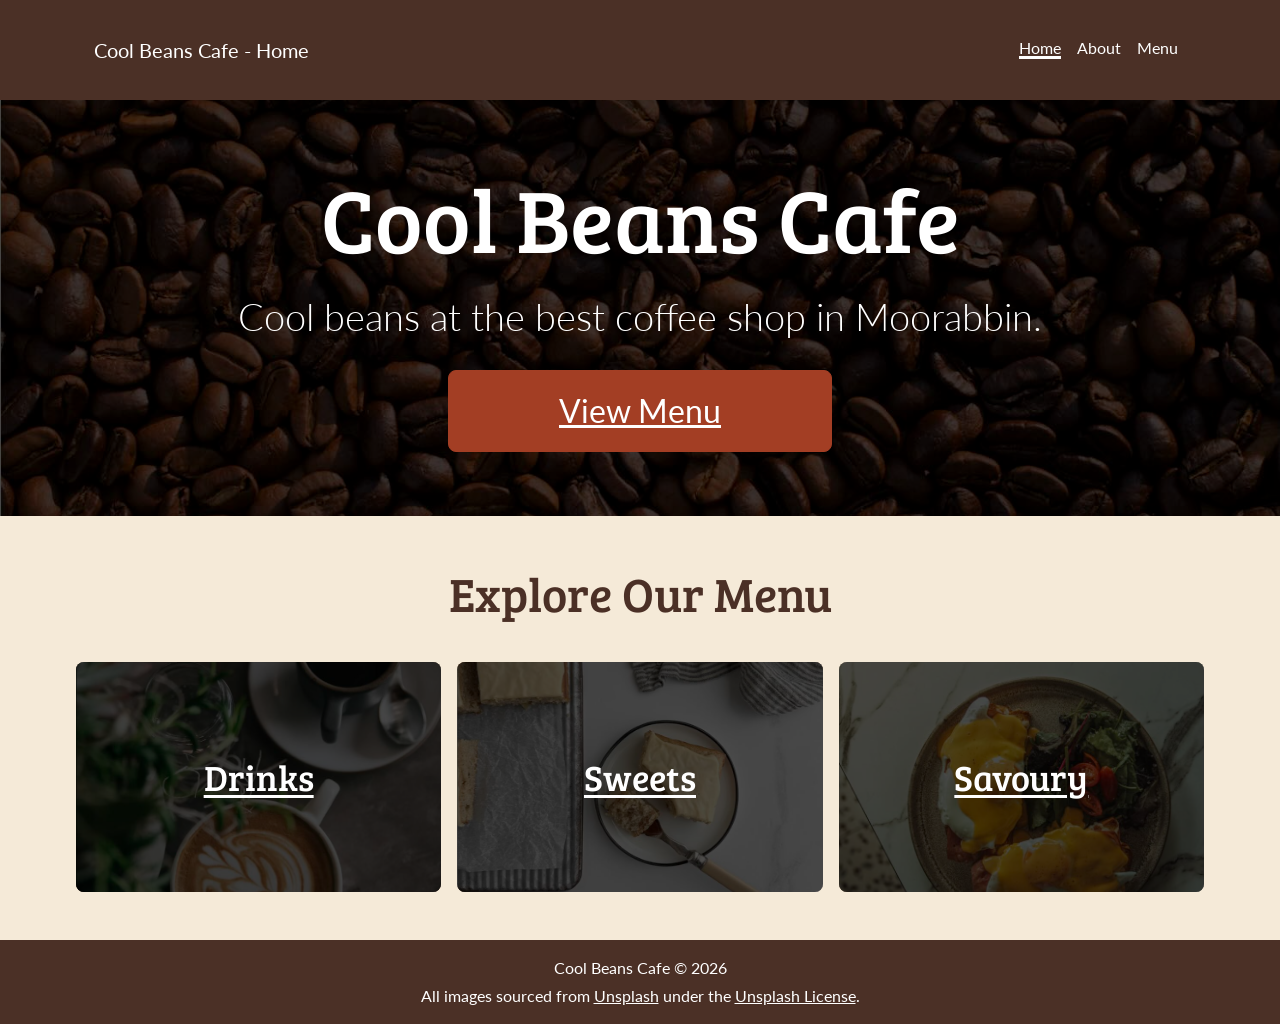
<file: index.html>
<!DOCTYPE html>
<html lang="en">
    <head>

        <!-- Google Analytics tracking-->
        <script async src="https://www.googletagmanager.com/gtag/js?id=G-RMXF1HLDZ6"></script>
        <script>
        window.dataLayer = window.dataLayer || [];
        function gtag(){dataLayer.push(arguments);}
        gtag('js', new Date());

        gtag('config', 'G-RMXF1HLDZ6');
        </script>

        <!-- ===== PAGE SETTINGS ===== -->
        <meta charset="UTF-8" />
        <meta name="viewport" content="width=device-width, initial-scale=1.0" />
        <title>Cool Beans Cafe | Home</title>

        <!-- Bootstrap CSS imports. -->
        <link href="https://cdn.jsdelivr.net/npm/bootstrap@5.2.3/dist/css/bootstrap.min.css" rel="stylesheet" integrity="sha384-rbsA2VBKQhggwzxH7pPCaAqO46MgnOM80zW1RWuH61DGLwZJEdK2Kadq2F9CUG65" crossorigin="anonymous">

        <!-- Custom CSS loads after Bootstrap to apply the cafe colours and layout overrides. -->
        <link rel="stylesheet" href="styles/style.css">

        <!-- Meta tag for Google Search Console verification. -->
        <meta name="google-site-verification" content="ehQJoaXM3ZBO3QD-KTn4LuXs6KV-dtLK_jm0zSMhObw" />

    </head>
    <body>

        <!-- ===== HEADER AND NAVIGATION ===== -->
        <header>
            <!-- Bootstrap navbar-expand-md shows expanded links from 768px; navbar-dark styles navigation for a dark background. -->
            <nav class="navbar navbar-expand-md navbar-dark">
                <!-- Bootstrap container centres the content. -->
                <div class="container">
                    <!-- navbar-brand styles the cafe name and home link on the left. -->
                    <a class="navbar-brand" href="index.html">Cool Beans Cafe - Home</a>

                    <!-- navbar-toggler displays the hamburger button; data-bs-target connects it to the collapsible menu below. -->
                    <button class="navbar-toggler" type="button" data-bs-toggle="collapse" data-bs-target="#mainNav" aria-controls="mainNav" aria-expanded="false" aria-label="Toggle navigation">
                        <span class="navbar-toggler-icon"></span>
                    </button>

                    <!-- Bootstrap collapse hides these links on mobile until the toggler opens them. -->
                    <div class="collapse navbar-collapse" id="mainNav">
                        <!-- navbar-nav styles the link list; ms-auto pushes it to the right in the expanded navigation. -->
                        <ul class="navbar-nav ms-auto">
                            <!-- nav-item and nav-link style each navigation entry; active marks the current page. -->
                            <li class="nav-item"><a class="nav-link active" href="index.html">Home</a></li>
                            <li class="nav-item"><a class="nav-link" href="about.html">About</a></li>
                            <li class="nav-item"><a class="nav-link" href="menu.html">Menu</a></li>
                        </ul>
                    </div>

                </div>
            </nav>
        </header>

        <!-- ===== MAIN PAGE CONTENT ===== -->
        <main>

            <!-- ===== HERO: custom CSS positions the image and overlay ===== -->
            <section class="home-hero text-center" aria-labelledby="welcome-heading">
                <img class="home-background-image" src="images/coffeebeans.jpg" alt="" />
                <!-- Bootstrap container centres the content -->
                <div class="container">
                    <h1 id="welcome-heading">Cool Beans Cafe</h1>
                    <!-- Bootstrap lead makes the introductory text larger. -->
                    <p class="lead">Cool beans at the best coffee shop in Moorabbin.</p>
                    <!-- btn, btn-primary and btn-lg provide a large button; custom CSS applies the branding colour. -->
                    <a class="btn btn-primary btn-lg home-menu-button" href="menu.html">View Menu</a>
                </div>
            </section>

            <!-- ===== MENU CARDS: container centres the section; card-grid uses custom CSS media queries - rather than the Bootstrap grid ===== -->
            <section class="container content-section home-menu-section" aria-labelledby="explore-heading">
                <h2 id="explore-heading" class="text-center home-section-heading">Explore Our Menu</h2>
                <div class="card-grid">
                    <!-- Drinks card -->
                    <a class="home-menu-card" href="menu.html#drinks-heading" aria-labelledby="drinks-card-title">
                        <img class="home-background-image" src="images/drink.jpg" alt="A latte with leaf-shaped foam art beside a black coffee." loading="lazy" />
                        <div>
                            <h3 id="drinks-card-title">Drinks</h3>
                        </div>
                    </a>
                    <!-- Sweets card -->
                    <a class="home-menu-card" href="menu.html#sweets-heading" aria-labelledby="sweets-card-title">
                        <img class="home-background-image" src="images/sweet.jpg" alt="Iced cake slices on a baking tray and a small plate." loading="lazy" />
                        <div>
                            <h3 id="sweets-card-title">Sweets</h3>
                        </div>
                    </a>
                    <!-- Savoury card -->
                    <a class="home-menu-card" href="menu.html#savoury-heading" aria-labelledby="savoury-card-title">
                        <img class="home-background-image" src="images/savoury.jpg" alt="Eggs Benedict topped with hollandaise, served with a side salad." loading="lazy" />
                        <div>
                            <h3 id="savoury-card-title">Savoury</h3>
                        </div>
                    </a>
                </div>
            </section>

        </main>

        <!-- ===== FOOTER ===== -->
         <!-- py-3 adds vertical padding -->
        <footer class="py-3 text-center">
            <div class="container">
                <!-- mb-1 adds a small bottom margin; mb-0 removes the bottom margin from the final paragraph. -->
                <p class="mb-1">Cool Beans Cafe &copy; 2026</p>
                <p class="mb-0">All images sourced from <a href="https://unsplash.com/">Unsplash</a> under the <a href="https://unsplash.com/license">Unsplash License</a>.</p>
            </div>
        </footer>

        <!-- Bootstrap JavaScript bundle enables the hamburger menu collapse behaviour. -->
        <script src="https://cdn.jsdelivr.net/npm/bootstrap@5.2.3/dist/js/bootstrap.bundle.min.js" integrity="sha384-kenU1KFdBIe4zVF0s0G1M5b4hcpxyD9F7jL+jjXkk+Q2h455rYXK/7HAuoJl+0I4" crossorigin="anonymous"></script>

    </body>
</html>
</file>
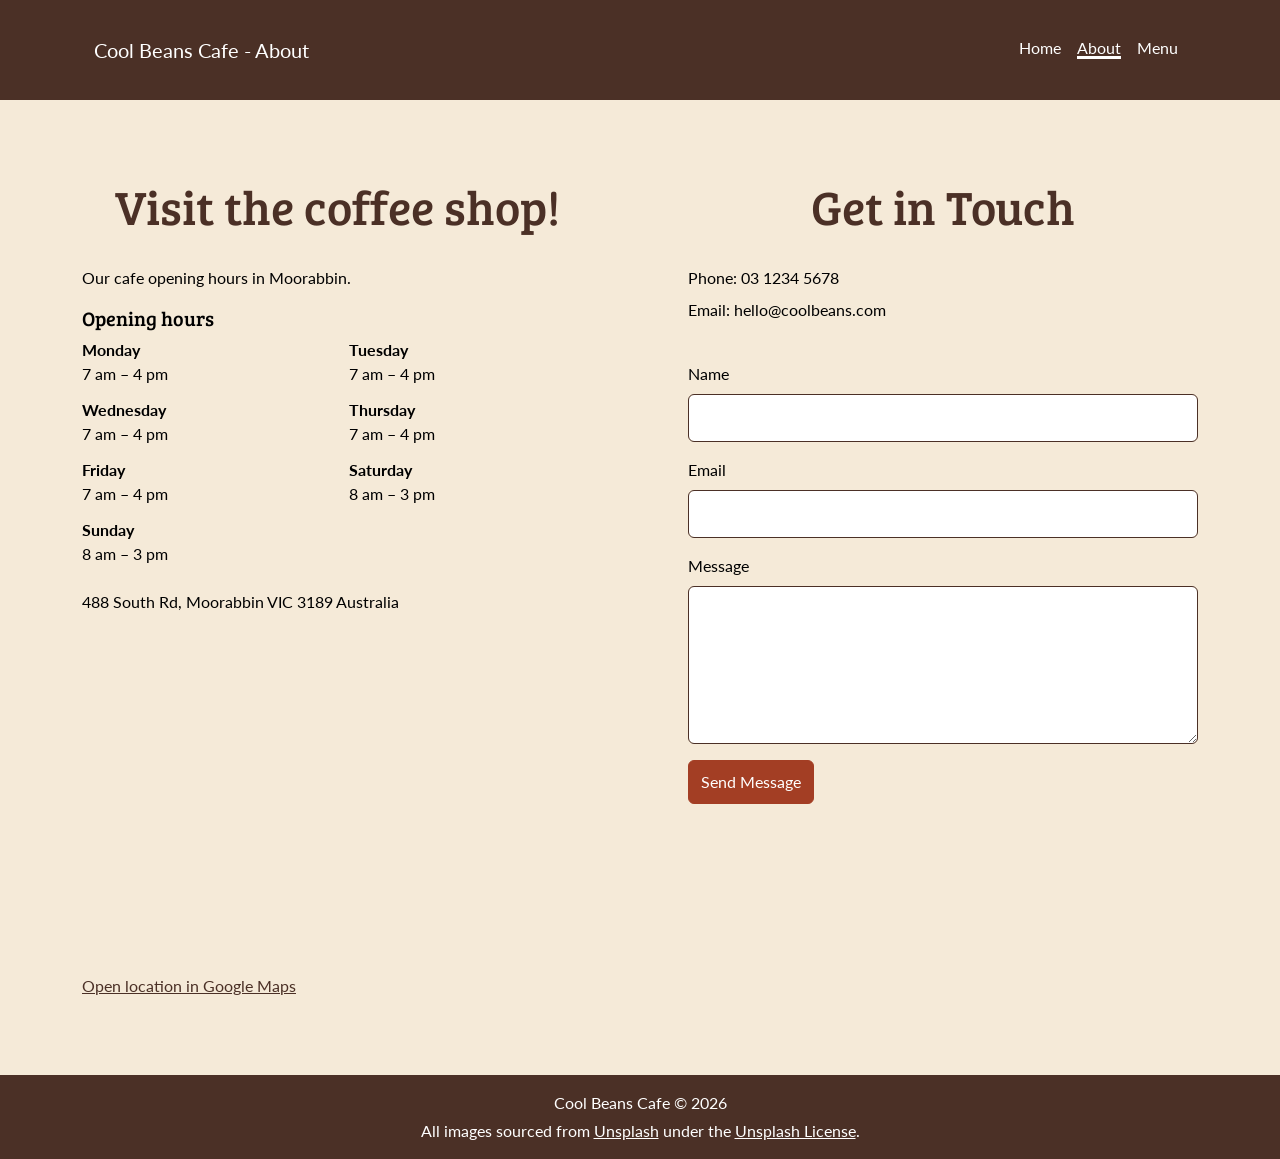
<file: about.html>
<!DOCTYPE html>
<html lang="en">
    <head>
        <!-- Google Analytics tracking-->
        <script async src="https://www.googletagmanager.com/gtag/js?id=G-RMXF1HLDZ6"></script>
        <script>
        window.dataLayer = window.dataLayer || [];
        function gtag(){dataLayer.push(arguments);}
        gtag('js', new Date());

        gtag('config', 'G-RMXF1HLDZ6');
        </script>

        <!-- ===== PAGE SETTINGS ===== -->
        <meta charset="UTF-8" />
        <meta name="viewport" content="width=device-width, initial-scale=1.0" />
        <title>Cool Beans Cafe | About</title>

        <!-- Bootstrap CSS supplies the responsive grid, navigation, buttons and utility classes. -->
        <link href="https://cdn.jsdelivr.net/npm/bootstrap@5.2.3/dist/css/bootstrap.min.css" rel="stylesheet" integrity="sha384-rbsA2VBKQhggwzxH7pPCaAqO46MgnOM80zW1RWuH61DGLwZJEdK2Kadq2F9CUG65" crossorigin="anonymous">

        <!-- Custom CSS loads after Bootstrap to apply the cafe colours and layout overrides. -->
        <link rel="stylesheet" href="styles/style.css">

    </head>
    <body>

        <!-- ===== HEADER AND NAVIGATION ===== -->
        <header>
            <!-- Bootstrap navbar-expand-md shows expanded links from 768px; navbar-dark styles navigation for a dark background. -->
            <nav class="navbar navbar-expand-md navbar-dark">
                <!-- Bootstrap container centres the content. -->
                <div class="container">
                    <!-- navbar-brand styles the cafe name and home link on the left. -->
                    <a class="navbar-brand" href="index.html">Cool Beans Cafe - About</a>

                    <!-- navbar-toggler displays the hamburger button; data-bs-target connects it to the collapsible menu below. -->
                    <button class="navbar-toggler" type="button" data-bs-toggle="collapse" data-bs-target="#mainNav" aria-controls="mainNav" aria-expanded="false" aria-label="Toggle navigation">
                        <span class="navbar-toggler-icon"></span>
                    </button>

                    <!-- Bootstrap collapse hides these links on mobile until the toggler opens them. -->
                    <div class="collapse navbar-collapse" id="mainNav">
                        <!-- navbar-nav styles the link list; ms-auto pushes it to the right in the expanded navigation. -->
                        <ul class="navbar-nav ms-auto">
                            <!-- nav-item and nav-link style each navigation entry; active marks the current page. -->
                            <li class="nav-item"><a class="nav-link" href="index.html">Home</a></li>
                            <li class="nav-item"><a class="nav-link active" href="about.html">About</a></li>
                            <li class="nav-item"><a class="nav-link" href="menu.html">Menu</a></li>
                        </ul>
                    </div>

                </div>
            </nav>
        </header>

        <!-- ===== MAIN PAGE CONTENT ===== -->
        <main class="container content-section about-page">
            <!-- visually-hidden keeps the main heading available to screen readers without displaying it. -->
            <h1 class="visually-hidden">About Cool Beans Cafe</h1>
            <!-- Bootstrap row groups columns; g-5 supplies gutters. -->
            <div class="row g-5 about-columns">
                <!-- ===== LOCATION AND OPENING HOURS ===== -->
                 <!-- col-12 stacks elements on small screens; col-lg-6 gives each half the row from 992px. -->
                <section class="col-12 col-lg-6" aria-labelledby="visit-heading">
                    <h2 id="visit-heading" class="about-heading text-center">Visit the coffee shop!</h2>
                    <p>Our cafe opening hours in Moorabbin.</p>
                    <!-- Bootstrap h5 gives this semantic h3 a smaller heading size. -->
                    <h3 class="h5">Opening hours</h3>
                    <!-- Semantic description list pairs each day with its hours; opening-hours is a custom CSS grid. -->
                    <dl class="opening-hours">
                        <div><dt>Monday</dt><dd>7 am – 4 pm</dd></div>
                        <div><dt>Tuesday</dt><dd>7 am – 4 pm</dd></div>
                        <div><dt>Wednesday</dt><dd>7 am – 4 pm</dd></div>
                        <div><dt>Thursday</dt><dd>7 am – 4 pm</dd></div>
                        <div><dt>Friday</dt><dd>7 am – 4 pm</dd></div>
                        <div><dt>Saturday</dt><dd>8 am – 3 pm</dd></div>
                        <div><dt>Sunday</dt><dd>8 am – 3 pm</dd></div>
                    </dl>
                    <!-- ===== ADDRESS AND MAP ===== -->
                    <address>488 South Rd, Moorabbin VIC 3189 Australia</address>
                    <iframe class="location-map"
                        title="Google Map showing Cool Beans Cafe at 488 South Rd, Moorabbin VIC 3189 Australia"
                        src="https://www.google.com/maps?q=488+South+Rd,+Moorabbin+VIC+3189+Australia&amp;output=embed"
                        loading="lazy" referrerpolicy="no-referrer-when-downgrade" allowfullscreen></iframe>
                    <!-- mt-2 adds space above the map link; mb-0 removes its bottom margin. -->
                    <p class="mt-2 mb-0"><a href="https://www.google.com/maps/search/?api=1&amp;query=488+South+Rd,+Moorabbin+VIC+3189+Australia">Open location in Google Maps</a></p>
                </section>

                <!-- ===== CONTACT DETAILS ===== -->
                <section class="col-12 col-lg-6" aria-labelledby="contact-heading">
                    <h2 id="contact-heading" class="about-heading text-center">Get in Touch</h2>
                    <div class="contact-details">
                        <p class="mb-2">Phone: 03 1234 5678</p>
                        <p class="mb-2">Email: hello@coolbeans.com</p>
                    </div>
                    <!-- ===== CONTACT FORM: GET opens the demonstration response page after native HTML validation :D ===== -->
                    <form action="fakeFormResponse.html" method="get">
                        <!-- mb-3 separates form fields; form-label and form-control provide Bootstrap label and input styling. -->
                        <div class="mb-3">
                            <label class="form-label" for="contact-name">Name</label>
                            <input class="form-control" id="contact-name" name="name" type="text" autocomplete="name" required>
                        </div>
                        <div class="mb-3">
                            <label class="form-label" for="contact-email">Email</label>
                            <input class="form-control" id="contact-email" name="email" type="email" autocomplete="email" required>
                        </div>
                        <div class="mb-3">
                            <label class="form-label" for="contact-message">Message</label>
                            <textarea class="form-control" id="contact-message" name="message" rows="6" required></textarea>
                        </div>
                        <!-- Bootstrap btn and btn-primary style the submit button. -->
                        <button class="btn btn-primary" type="submit">Send Message</button>
                    </form>
                </section>
            </div>
        </main>

        <!-- ===== FOOTER ===== -->
        <footer class="py-3 text-center">
            <div class="container">
                <!-- mb-1 adds a small bottom margin; mb-0 removes the bottom margin from the final paragraph. -->
                <p class="mb-1">Cool Beans Cafe &copy; 2026</p>
                <p class="mb-0">All images sourced from <a href="https://unsplash.com/">Unsplash</a> under the <a href="https://unsplash.com/license">Unsplash License</a>.</p>
            </div>
        </footer>

        <!-- Bootstrap JavaScript bundle enables the hamburger menu collapse behaviour. -->
        <script src="https://cdn.jsdelivr.net/npm/bootstrap@5.2.3/dist/js/bootstrap.bundle.min.js" integrity="sha384-kenU1KFdBIe4zVF0s0G1M5b4hcpxyD9F7jL+jjXkk+Q2h455rYXK/7HAuoJl+0I4" crossorigin="anonymous"></script>

    </body>
</html>
</file>
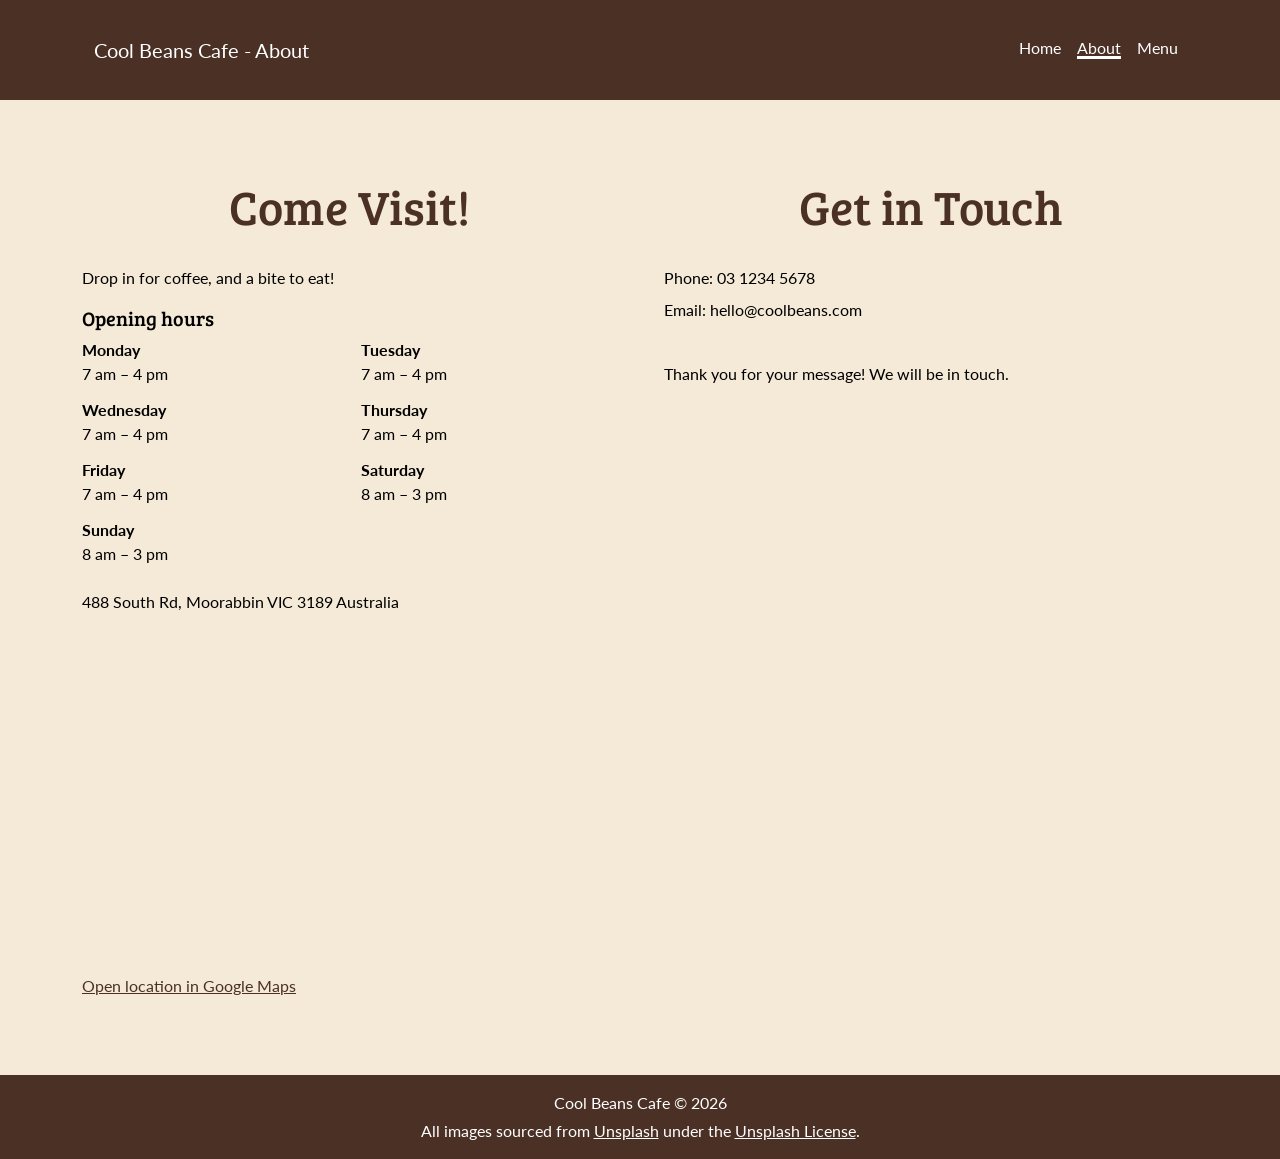
<file: fakeFormResponse.html>
<!DOCTYPE html>
<html lang="en">
    <head>
        <!-- Google Analytics tracking-->
        <script async src="https://www.googletagmanager.com/gtag/js?id=G-RMXF1HLDZ6"></script>
        <script>
        window.dataLayer = window.dataLayer || [];
        function gtag(){dataLayer.push(arguments);}
        gtag('js', new Date());

        gtag('config', 'G-RMXF1HLDZ6');
        </script>

        <!-- ===== PAGE SETTINGS ===== -->
        <meta charset="UTF-8" />
        <meta name="viewport" content="width=device-width, initial-scale=1.0" />
        <title>Cool Beans Cafe | About</title>

        <!-- Bootstrap CSS supplies the responsive grid, navigation, buttons and utility classes. -->
        <link href="https://cdn.jsdelivr.net/npm/bootstrap@5.2.3/dist/css/bootstrap.min.css" rel="stylesheet" integrity="sha384-rbsA2VBKQhggwzxH7pPCaAqO46MgnOM80zW1RWuH61DGLwZJEdK2Kadq2F9CUG65" crossorigin="anonymous">

        <!-- Custom CSS loads after Bootstrap to apply the cafe colours and layout overrides. -->
        <link rel="stylesheet" href="styles/style.css">

    </head>
    <body>

        <!-- ===== HEADER AND NAVIGATION ===== -->
        <header>
            <!-- Bootstrap navbar-expand-md shows expanded links from 768px; navbar-dark styles navigation for a dark background. -->
            <nav class="navbar navbar-expand-md navbar-dark">
                <!-- Bootstrap container centres the content. -->
                <div class="container">
                    <!-- navbar-brand styles the cafe name and home link on the left. -->
                    <a class="navbar-brand" href="index.html">Cool Beans Cafe - About</a>

                    <!-- navbar-toggler displays the hamburger button; data-bs-target connects it to the collapsible menu below. -->
                    <button class="navbar-toggler" type="button" data-bs-toggle="collapse" data-bs-target="#mainNav" aria-controls="mainNav" aria-expanded="false" aria-label="Toggle navigation">
                        <span class="navbar-toggler-icon"></span>
                    </button>

                    <!-- Bootstrap collapse hides these links on mobile until the toggler opens them. -->
                    <div class="collapse navbar-collapse" id="mainNav">
                        <!-- navbar-nav styles the link list; ms-auto pushes it to the right in the expanded navigation. -->
                        <ul class="navbar-nav ms-auto">
                            <!-- nav-item and nav-link style each navigation entry; active marks the current page. -->
                            <li class="nav-item"><a class="nav-link" href="index.html">Home</a></li>
                            <li class="nav-item"><a class="nav-link active" href="about.html">About</a></li>
                            <li class="nav-item"><a class="nav-link" href="menu.html">Menu</a></li>
                        </ul>
                    </div>

                </div>
            </nav>
        </header>

        <!-- ===== MAIN PAGE CONTENT ===== -->
        <main class="container content-section about-page">
            <!-- visually-hidden keeps the main heading available to screen readers without displaying it. -->
            <h1 class="visually-hidden">About Cool Beans Cafe</h1>
            <!-- Bootstrap row groups columns; g-5 supplies gutters. -->
            <div class="row g-5">
                <!-- ===== LOCATION AND OPENING HOURS ===== -->
                <!-- col-12 stacks elements on small screens; col-lg-6 gives each half the row from 992px. -->
                <section class="col-12 col-lg-6" aria-labelledby="visit-heading">
                    <h2 id="visit-heading" class="about-heading text-center">Come Visit!</h2>
                    <p>Drop in for coffee, and a bite to eat!</p>
                    <!-- Bootstrap h5 gives this semantic h3 a smaller heading size. -->
                    <h3 class="h5">Opening hours</h3>
                    <!-- Semantic description list pairs each day with its hours; opening-hours is a custom CSS grid. -->
                    <dl class="opening-hours">
                        <div><dt>Monday</dt><dd>7 am – 4 pm</dd></div>
                        <div><dt>Tuesday</dt><dd>7 am – 4 pm</dd></div>
                        <div><dt>Wednesday</dt><dd>7 am – 4 pm</dd></div>
                        <div><dt>Thursday</dt><dd>7 am – 4 pm</dd></div>
                        <div><dt>Friday</dt><dd>7 am – 4 pm</dd></div>
                        <div><dt>Saturday</dt><dd>8 am – 3 pm</dd></div>
                        <div><dt>Sunday</dt><dd>8 am – 3 pm</dd></div>
                    </dl>
                    <!-- ===== ADDRESS AND MAP ===== -->
                    <address>488 South Rd, Moorabbin VIC 3189 Australia</address>
                    <iframe class="location-map"
                        title="Google Map showing Cool Beans Cafe at 488 South Rd, Moorabbin VIC 3189 Australia"
                        src="https://www.google.com/maps?q=488+South+Rd,+Moorabbin+VIC+3189+Australia&amp;output=embed"
                        loading="lazy" referrerpolicy="no-referrer-when-downgrade" allowfullscreen></iframe>
                    <!-- mt-2 adds space above the map link; mb-0 removes its bottom margin. -->
                    <p class="mt-2 mb-0"><a href="https://www.google.com/maps/search/?api=1&amp;query=488+South+Rd,+Moorabbin+VIC+3189+Australia">Open location in Google Maps</a></p>
                </section>

                <!-- ===== CONTACT DETAILS ===== -->
                <section class="col-12 col-lg-6" aria-labelledby="contact-heading">
                    <h2 id="contact-heading" class="about-heading text-center">Get in Touch</h2>
                    <div class="contact-details">
                        <p class="mb-2">Phone: 03 1234 5678</p>
                        <p class="mb-2">Email: hello@coolbeans.com</p>
                    </div>
                    <!-- ===== FORM RESPONSE: mb-2 adds bottom spacing below the demonstration confirmation ===== -->
                    <p class="mb-2">Thank you for your message! We will be in touch.</p>
                </section>
            </div>
        </main>

        <!-- ===== FOOTER ===== -->
        <footer class="py-3 text-center">
            <div class="container">
                <!-- mb-1 adds a small bottom margin; mb-0 removes the bottom margin from the final paragraph. -->
                <p class="mb-1">Cool Beans Cafe &copy; 2026</p>
                <p class="mb-0">All images sourced from <a href="https://unsplash.com/">Unsplash</a> under the <a href="https://unsplash.com/license">Unsplash License</a>.</p>
            </div>
        </footer>

        <!-- Bootstrap JavaScript bundle enables the hamburger menu collapse behaviour. -->
        <script src="https://cdn.jsdelivr.net/npm/bootstrap@5.2.3/dist/js/bootstrap.bundle.min.js" integrity="sha384-kenU1KFdBIe4zVF0s0G1M5b4hcpxyD9F7jL+jjXkk+Q2h455rYXK/7HAuoJl+0I4" crossorigin="anonymous"></script>

    </body>
</html>
</file>
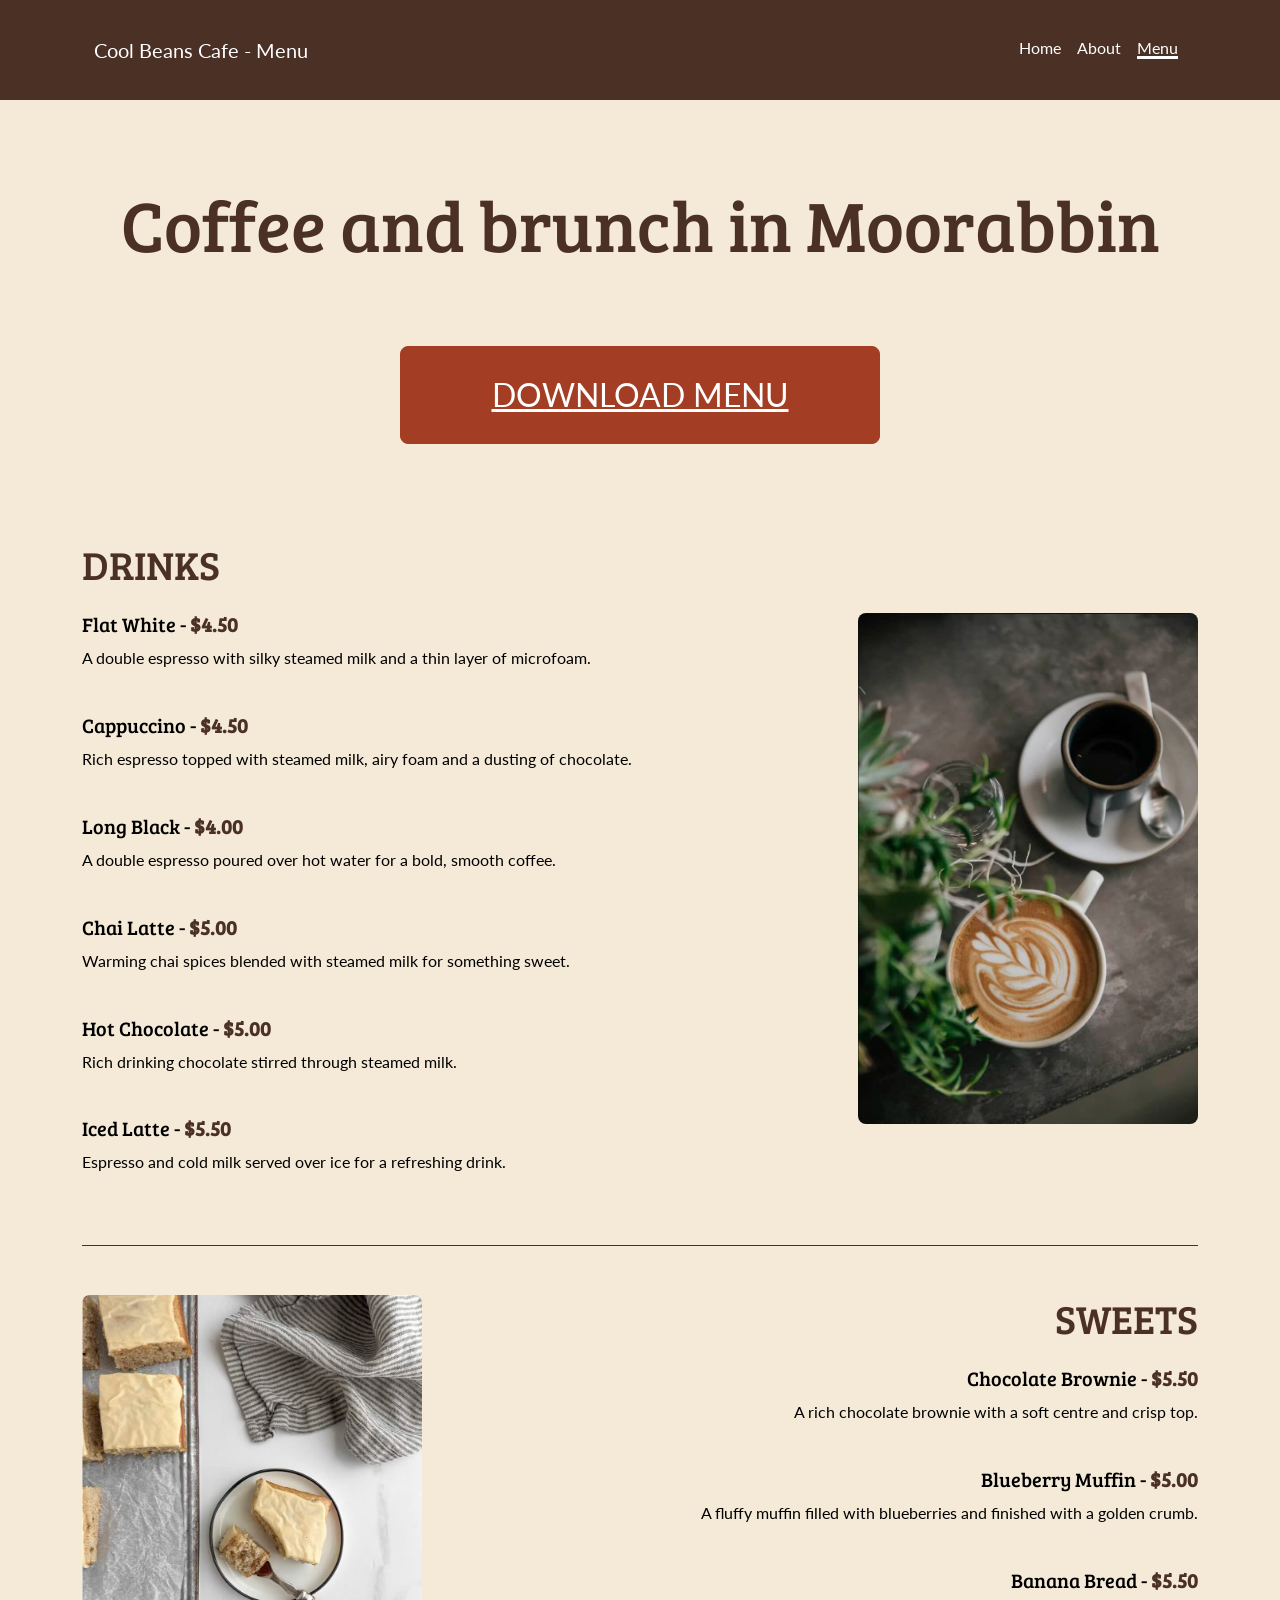
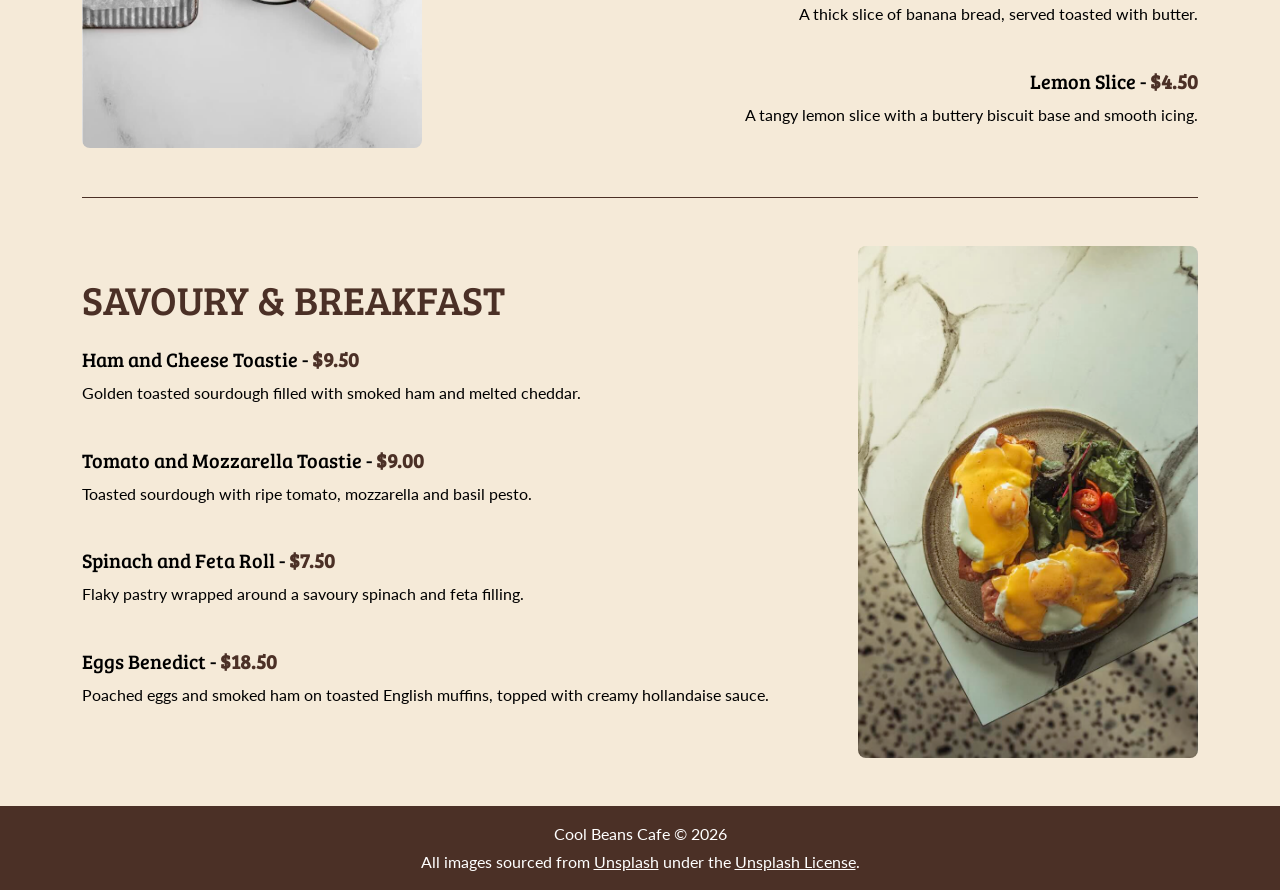
<file: menu.html>
<!DOCTYPE html>
<html lang="en">
    <head>
        <!-- Google Analytics tracking-->
        <script async src="https://www.googletagmanager.com/gtag/js?id=G-RMXF1HLDZ6"></script>
        <script>
        window.dataLayer = window.dataLayer || [];
        function gtag(){dataLayer.push(arguments);}
        gtag('js', new Date());

        gtag('config', 'G-RMXF1HLDZ6');
        </script>

        <!-- ===== PAGE SETTINGS ===== -->
        <meta charset="UTF-8" />
        <meta name="viewport" content="width=device-width, initial-scale=1.0" />
        <title>Cool Beans Cafe | Menu</title>

        <!-- Bootstrap CSS imports. -->
        <link href="https://cdn.jsdelivr.net/npm/bootstrap@5.2.3/dist/css/bootstrap.min.css" rel="stylesheet" integrity="sha384-rbsA2VBKQhggwzxH7pPCaAqO46MgnOM80zW1RWuH61DGLwZJEdK2Kadq2F9CUG65" crossorigin="anonymous">

        <!-- Custom CSS loads after Bootstrap to apply the cafe colours and layout overrides. -->
        <link rel="stylesheet" href="styles/style.css">

    </head>
    <body>

        <!-- ===== HEADER AND NAVIGATION ===== -->
        <header>
            <!-- Bootstrap navbar-expand-md shows expanded links from 768px; navbar-dark styles navigation for a dark background. -->
            <nav class="navbar navbar-expand-md navbar-dark">
                <!-- Bootstrap container centres the content. -->
                <div class="container">
                    <!-- navbar-brand styles the cafe name and home link on the left. -->
                    <a class="navbar-brand" href="index.html">Cool Beans Cafe - Menu</a>

                    <!-- navbar-toggler displays the hamburger button; data-bs-target connects it to the collapsible menu below. -->
                    <button class="navbar-toggler" type="button" data-bs-toggle="collapse" data-bs-target="#mainNav" aria-controls="mainNav" aria-expanded="false" aria-label="Toggle navigation">
                        <span class="navbar-toggler-icon"></span>
                    </button>

                    <!-- Bootstrap collapse hides these links on mobile until the toggler opens them. -->
                    <div class="collapse navbar-collapse" id="mainNav">
                        <!-- navbar-nav styles the link list; ms-auto pushes it to the right in the expanded navigation. -->
                        <ul class="navbar-nav ms-auto">
                            <!-- nav-item and nav-link style each navigation entry; active marks the current page. -->
                            <li class="nav-item"><a class="nav-link" href="index.html">Home</a></li>
                            <li class="nav-item"><a class="nav-link" href="about.html">About</a></li>
                            <li class="nav-item"><a class="nav-link active" href="menu.html">Menu</a></li>
                        </ul>
                    </div>

                </div>
            </nav>
        </header>

        <!-- ===== MAIN PAGE CONTENT ===== -->
        <main class="container content-section">

            <h1 class="menu-page-title text-center">Coffee and brunch in Moorabbin</h1>
            <!-- ===== DOWNLOAD MENU: btn, btn-primary and btn-lg style it as a large button ===== -->
            <div class="menu-download text-center">
                <a class="btn btn-primary btn-lg menu-download-link" href="downloads/cool-beans-menu.txt" download>Download Menu</a>
            </div>

            <!-- Bootstrap row and g-5 create a grid with gutters; align-items-center vertically centres the columns. -->
            <div class="row g-5 align-items-center">
                <!-- ===== DRINKS: col-12 uses full width on mobile; col-md-8 uses eight of twelve columns from 768px ===== -->
                <section class="col-12 col-md-8" aria-labelledby="drinks-heading">
                    <h2 id="drinks-heading" class="menu-heading mb-4">Drinks</h2>
                    <!-- list-unstyled removes bullets; mb-0 removes the list bottom margin. h5 sizes item headings and mb-0 removes description margins. -->
                    <ul class="list-unstyled mb-0">
                            <li class="menu-item">
                                <h3 class="h5">Flat White - <span class="menu-price">$4.50</span></h3>
                                <p class="mb-0">A double espresso with silky steamed milk and a thin layer of microfoam.</p>
                            </li>
                            <li class="menu-item">
                                <h3 class="h5">Cappuccino - <span class="menu-price">$4.50</span></h3>
                                <p class="mb-0">Rich espresso topped with steamed milk, airy foam and a dusting of chocolate.</p>
                            </li>
                            <li class="menu-item">
                                <h3 class="h5">Long Black - <span class="menu-price">$4.00</span></h3>
                                <p class="mb-0">A double espresso poured over hot water for a bold, smooth coffee.</p>
                            </li>
                            <li class="menu-item">
                                <h3 class="h5">Chai Latte - <span class="menu-price">$5.00</span></h3>
                                <p class="mb-0">Warming chai spices blended with steamed milk for something sweet.</p>
                            </li>
                            <li class="menu-item">
                                <h3 class="h5">Hot Chocolate - <span class="menu-price">$5.00</span></h3>
                                <p class="mb-0">Rich drinking chocolate stirred through steamed milk.</p>
                            </li>
                            <li class="menu-item">
                                <h3 class="h5">Iced Latte - <span class="menu-price">$5.50</span></h3>
                                <p class="mb-0">Espresso and cold milk served over ice for a refreshing drink.</p>
                            </li>
                    </ul>
                </section>
                <!-- Image column: full width on mobile, four of twelve columns from 768px. -->
                <div class="col-12 col-md-4">
                    <img class="menu-image" src="images/drink.jpg" alt="A latte with leaf-shaped foam art beside a black coffee." />
                </div>
            </div>

            <!-- Custom menu-divider styling separates the menu categories. -->
            <hr class="menu-divider">

            <!-- Bootstrap row and g-5 create a grid with gutters; align-items-center vertically centres the columns. -->
            <div class="row g-5 align-items-center">
                <!-- ===== SWEETS: order-md-2 moves the text to the right from 768px; text-end right-aligns its content ===== -->
                <section class="col-12 col-md-8 order-md-2 text-end" aria-labelledby="sweets-heading">
                    <h2 id="sweets-heading" class="menu-heading mb-4">Sweets</h2>
                    <!-- list-unstyled removes bullets; mb-0 removes the list bottom margin. h5 sizes item headings and mb-0 removes description margins. -->
                    <ul class="list-unstyled mb-0">
                        <li class="menu-item">
                            <h3 class="h5">Chocolate Brownie - <span class="menu-price">$5.50</span></h3>
                            <p class="mb-0">A rich chocolate brownie with a soft centre and crisp top.</p>
                        </li>
                        <li class="menu-item">
                            <h3 class="h5">Blueberry Muffin - <span class="menu-price">$5.00</span></h3>
                            <p class="mb-0">A fluffy muffin filled with blueberries and finished with a golden crumb.</p>
                        </li>
                        <li class="menu-item">
                            <h3 class="h5">Banana Bread - <span class="menu-price">$5.50</span></h3>
                            <p class="mb-0">A thick slice of banana bread, served toasted with butter.</p>
                        </li>
                        <li class="menu-item">
                            <h3 class="h5">Lemon Slice - <span class="menu-price">$4.50</span></h3>
                            <p class="mb-0">A tangy lemon slice with a buttery biscuit base and smooth icing.</p>
                        </li>
                    </ul>
                </section>
                <!-- order-md-1 moves the sweets image to the left from 768px; the text remains first on mobile. -->
                <div class="col-12 col-md-4 order-md-1">
                    <img class="menu-image" src="images/sweet.jpg" alt="Iced cake slices on a baking tray and a small plate." />
                </div>
            </div>

            <!-- Custom menu-divider styling separates the menu categories. -->
            <hr class="menu-divider">

            <!-- Bootstrap row and g-5 create a grid with gutters; align-items-center vertically centres the columns. -->
            <div class="row g-5 align-items-center">
                <!-- ===== SAVOURY: eight-column text area with a four-column image on the right from 768px ===== -->
                <section class="col-12 col-md-8" aria-labelledby="savoury-heading">
                    <h2 id="savoury-heading" class="menu-heading mb-4">Savoury & Breakfast</h2>
                    <!-- list-unstyled removes bullets; mb-0 removes the list bottom margin. h5 sizes item headings and mb-0 removes description margins. -->
                    <ul class="list-unstyled mb-0">
                        <li class="menu-item">
                            <h3 class="h5">Ham and Cheese Toastie - <span class="menu-price">$9.50</span></h3>
                            <p class="mb-0">Golden toasted sourdough filled with smoked ham and melted cheddar.</p>
                        </li>
                        <li class="menu-item">
                            <h3 class="h5">Tomato and Mozzarella Toastie - <span class="menu-price">$9.00</span></h3>
                            <p class="mb-0">Toasted sourdough with ripe tomato, mozzarella and basil pesto.</p>
                        </li>
                        <li class="menu-item">
                            <h3 class="h5">Spinach and Feta Roll - <span class="menu-price">$7.50</span></h3>
                            <p class="mb-0">Flaky pastry wrapped around a savoury spinach and feta filling.</p>
                        </li>
                        <li class="menu-item">
                            <h3 class="h5">Eggs Benedict - <span class="menu-price">$18.50</span></h3>
                            <p class="mb-0">Poached eggs and smoked ham on toasted English muffins, topped with creamy hollandaise sauce.</p>
                        </li>
                    </ul>
                </section>
                <!-- Image column: full width on mobile, four of twelve columns from 768px. -->
                <div class="col-12 col-md-4">
                    <img class="menu-image" src="images/savoury.jpg" alt="Eggs Benedict topped with hollandaise, served with a side salad." />
                </div>
            </div>

        </main>

        <!-- ===== FOOTER ===== -->
        <footer class="py-3 text-center">
            <div class="container">
                <!-- mb-1 adds a small bottom margin; mb-0 removes the bottom margin from the final paragraph. -->
                <p class="mb-1">Cool Beans Cafe &copy; 2026</p>
                <p class="mb-0">All images sourced from <a href="https://unsplash.com/">Unsplash</a> under the <a href="https://unsplash.com/license">Unsplash License</a>.</p>
            </div>
        </footer>

        <!-- Bootstrap JavaScript bundle enables the hamburger menu collapse behaviour. -->
        <script src="https://cdn.jsdelivr.net/npm/bootstrap@5.2.3/dist/js/bootstrap.bundle.min.js" integrity="sha384-kenU1KFdBIe4zVF0s0G1M5b4hcpxyD9F7jL+jjXkk+Q2h455rYXK/7HAuoJl+0I4" crossorigin="anonymous"></script>

    </body>
</html>
</file>
<file: styles/style.css>
/* Load the heading and body fonts from Google Fonts. */
@import url("https://fonts.googleapis.com/css2?family=Bree+Serif&family=Lato:wght@400;700&display=swap");

/* ===== GLOBAL SETTINGS ===== */

:root {
    /* Approximate visual balance: 70% primary, 25% complementary, 5% branding. */
    --primary-colour: #f5ead8; /* Warm cream: main backgrounds. */
    --complementary-colour: #4b3026; /* Coffee brown: headings, navigation and footer. */
    --branding-colour: #a33e24; /* Terracotta: buttons and small highlights. */
    --black: #000000;
    --white: #ffffff;

    --body-font: 'Lato', Arial, Helvetica, sans-serif;
    --heading-font: 'Bree Serif', Georgia, 'Times New Roman', serif;

    --heading-size: clamp(1.75rem, 5vw, 2.5rem);

    --spacing-small: 1rem;
    --spacing-medium: 1.25rem;
    --spacing-section: 2rem;
}


/* ===== SEMANTIC ELEMENTS AND TYPOGRAPHY ===== */

/* Flex layout keeps the footer at the bottom without covering content. */
body {
    min-height: 100vh;
    min-height: 100dvh;
    display: flex;
    flex-direction: column;
    font-family: var(--body-font);
    background-color: var(--primary-colour);
    color: var(--black);
}

main {
    flex: 1;
    min-width: 0;
    width: 100%;
}

header,
footer {
    background-color: var(--complementary-colour);
    color: var(--white);
}

header {
    padding: var(--spacing-medium);
}

h1,
h2,
h3,
h4,
h5,
h6 {
    font-family: var(--heading-font);
    font-weight: 400;
}

h1 {
    font-size: var(--heading-size);
    color: var(--complementary-colour);
}

h2,
h3 {
    color: var(--complementary-colour);
}

img {
    max-width: 100%;
    height: auto;
}

/* Visible outlines support keyboard navigation. */
a:focus-visible,
button:focus-visible {
    outline: 0.1875rem solid var(--branding-colour);
    outline-offset: 0.1875rem;
}

footer a,
footer a:hover,
footer a:focus-visible {
    color: var(--white);
}

footer a:focus-visible {
    outline-color: var(--white);
}


/* ===== SHARED LAYOUT ===== */

.container {
    width: 90%;
    max-width: 71.25rem;
    margin: 0 auto;
}

.content-section {
    padding-block: var(--spacing-section);
}


/* ===== SHARED BOOTSTRAP COMPONENTS ===== */

.navbar-dark {
    --bs-navbar-color: var(--white);
    --bs-navbar-hover-color: var(--primary-colour);
    --bs-navbar-active-color: var(--white);
    --bs-navbar-brand-color: var(--white);
    --bs-navbar-brand-hover-color: var(--primary-colour);
    --bs-navbar-toggler-border-color: var(--white);
}

.btn-primary {
    --bs-btn-color: var(--white);
    --bs-btn-bg: var(--branding-colour);
    --bs-btn-border-color: var(--branding-colour);
    --bs-btn-hover-color: var(--white);
    --bs-btn-hover-bg: var(--complementary-colour);
    --bs-btn-hover-border-color: var(--complementary-colour);
    --bs-btn-active-color: var(--white);
    --bs-btn-active-bg: var(--complementary-colour);
    --bs-btn-active-border-color: var(--complementary-colour);
}

.nav-link,
.btn,
.navbar-toggler {
    min-height: 2.75rem;
}

.active {
    text-decoration: underline;
    text-decoration-color: var(--branding-colour);
    text-decoration-thickness: 0.1875rem;
}

.navbar .active {
    text-decoration-color: var(--white);
}

.navbar a:focus-visible,
.navbar button:focus-visible {
    outline-color: var(--white);
}


/* ===== HOME PAGE ===== */

/* Images and dark overlays sit behind readable foreground text. */
.home-hero,
.home-menu-card {
    position: relative;
    isolation: isolate;
    overflow: hidden;
    background-color: var(--complementary-colour);
    color: var(--white);
}

.home-background-image {
    position: absolute;
    inset: 0;
    width: 100%;
    height: 100%;
    object-fit: cover;
    z-index: -2;
}

/* ::before adds a black overlay at 70% opacity to darken the images. */
.home-hero::before,
.home-menu-card::before {
    content: '';
    position: absolute;
    inset: 0;
    background: rgb(0 0 0 / 70%);
    z-index: -1;
}

.home-hero {
    display: grid;
    align-items: center;
    min-height: 26rem;
    padding-block: 4rem;
}

.home-hero h1,
.home-menu-card h3 {
    color: var(--white);
}

.home-hero h1 {
    font-size: clamp(2.5rem, 7vw, 6rem);
    margin-bottom: 1rem;
}

.home-hero .lead {
    font-size: clamp(1.25rem, 3vw, 2.5rem);
    margin-bottom: 1.5rem;
}

.home-menu-button {
    width: 100%;
    max-width: 24rem;
    padding: 1rem;
    font-size: clamp(1.25rem, 2.5vw, 2rem);
    text-decoration: underline;
}

.home-menu-section {
    max-width: 85rem;
}

.home-section-heading {
    font-size: clamp(1.75rem, 4vw, 3rem);
    margin-bottom: 2.5rem;
}

/* One column by default; the desktop media query below changes this to three. */
.card-grid {
    width: 100%;
    min-width: 0;
    display: grid;
    grid-template-columns: minmax(0, 1fr);
    gap: var(--spacing-small);
}

.home-menu-card {
    width: 100%;
    min-width: 0;
    overflow-wrap: anywhere;
    display: flex;
    align-items: center;
    justify-content: center;
    min-height: 14rem;
    height: clamp(14rem, 18vw, 18rem);
    padding: 2rem;
    text-align: center;
    border-radius: 0.5rem;
    text-decoration: none;
}

.home-menu-card:hover {
    color: var(--white);
}

.home-menu-card h3 {
    margin: 0;
    font-size: clamp(1.5rem, 3vw, 2.25rem);
    text-decoration: underline;
    text-underline-offset: 0.25rem;
}

.home-menu-card:hover h3 {
    text-decoration-thickness: 0.1875rem;
}


/* ===== MENU PAGE ===== */

.menu-page-title {
    font-size: clamp(2.5rem, 6vw, 4.5rem);
    padding: 2rem 1rem;
}

.menu-download {
    margin-block: var(--spacing-section) calc(var(--spacing-section) * 2);
}

.menu-download-link {
    width: 100%;
    max-width: 30rem;
    padding: 1.5rem;
    font-size: clamp(1.25rem, 3vw, 2rem);
    text-decoration: underline;
    text-transform: uppercase;
}

.menu-divider {
    margin-block: var(--spacing-section);
    border: 0;
    border-top: 1px solid var(--complementary-colour);
    opacity: 1;
}

.menu-heading {
    font-size: var(--heading-size);
    text-transform: uppercase;
    scroll-margin-top: 2rem;
}

.menu-item {
    padding-block: 1.25rem;
}

.menu-item:first-child {
    padding-top: 0;
}

.menu-item p {
    line-height: 1.8;
}

.menu-price {
    color: var(--complementary-colour);
    font-weight: 700;
    white-space: nowrap;
}

.menu-image {
    display: block;
    width: 100%;
    border-radius: 0.5rem;
}


/* ===== ABOUT AND FORM RESPONSE PAGES ===== */

.about-page {
    padding-block: clamp(2rem, 6vw, 6rem);
}

.about-heading {
    font-size: clamp(2rem, 4vw, 3rem);
    margin-bottom: 2rem;
}

.opening-hours {
    display: grid;
    grid-template-columns: repeat(2, minmax(0, 1fr));
    gap: 0.75rem 1.5rem;
    margin-bottom: 1.5rem;
}

.opening-hours dd {
    margin-bottom: 0;
}

.location-map {
    display: block;
    width: 100%;
    height: 21rem;
    border: 0;
    border-radius: 0.5rem;
}

.contact-details {
    margin-bottom: 2.5rem;
}

.about-page .form-control {
    background-color: var(--white);
    color: var(--black);
    border-color: var(--complementary-colour);
    min-height: 3rem;
}

.about-page .form-control:focus {
    outline: 0.1875rem solid var(--branding-colour);
    outline-offset: 0.1875rem;
    box-shadow: none;
}

.about-page a {
    color: var(--complementary-colour);
}


/* ===== RESPONSIVE RULES: NAVIGATION, SHARED SPACING AND HOME CARDS, ABOUT COLUMNS ===== */

/* Mobile: align the collapsed navigation links with the hamburger button. */
@media (max-width: 767.98px) {
    .navbar-nav {
        align-items: flex-end;
        text-align: right;
    }
}

/* Desktop: increase shared section spacing and display three homepage cards. */
@media (min-width: 900px) {
    :root {
        --spacing-section: 3rem;
    }

    .card-grid {
        grid-template-columns: repeat(3, minmax(0, 1fr));
    }
}

/* Large screens: add room between the About page columns. */
@media (min-width: 992px) {
    .about-columns {
        --bs-gutter-x: 6rem;
    }
}
</file>
